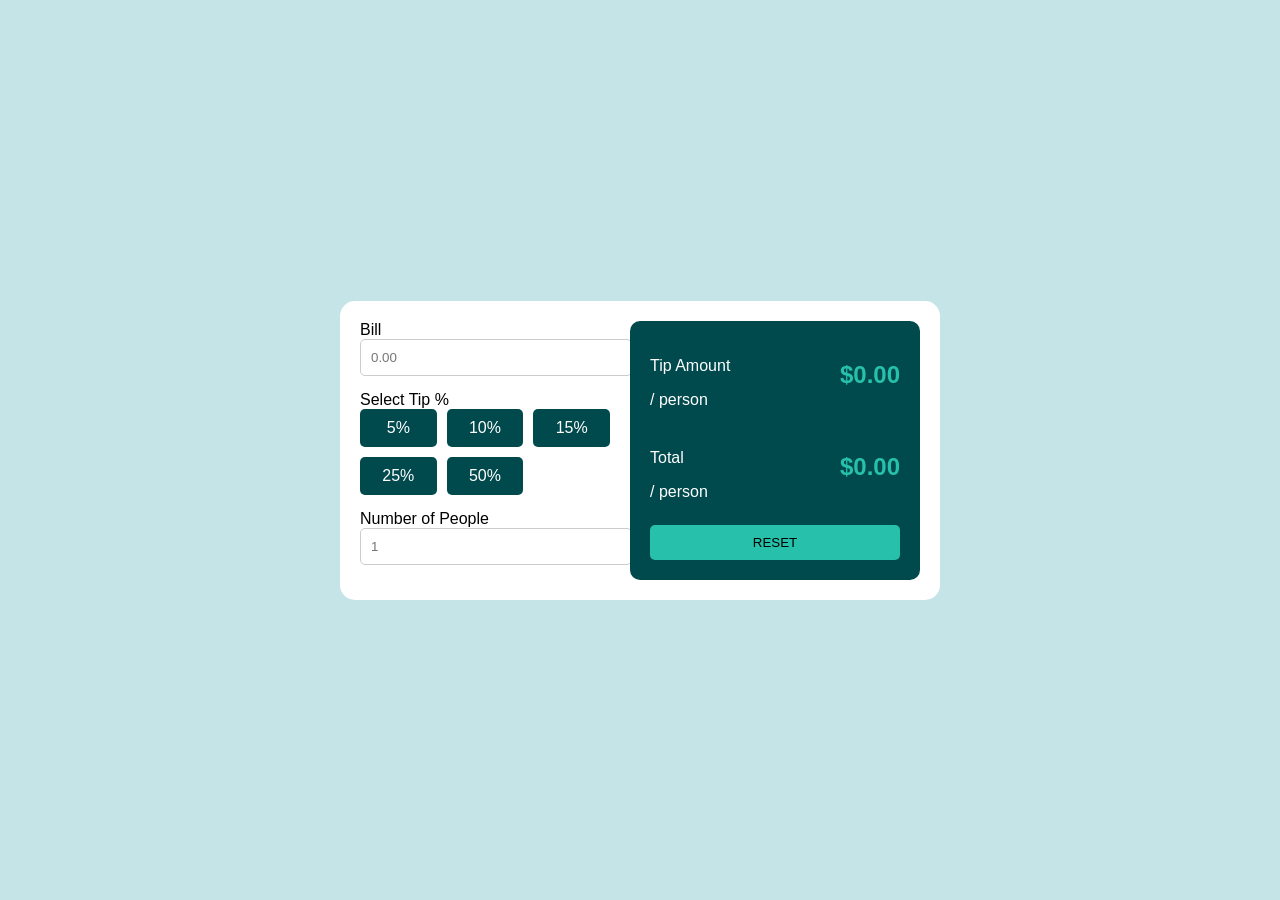
<file: calc/index.html>
<!DOCTYPE html>
<html lang="en">
<head>
  <meta charset="UTF-8">
  <meta name="viewport" content="width=device-width, initial-scale=1.0">
  <title>Tip Calculator</title>
  <link rel="stylesheet" href="style.css">
  <script src="script.js" defer></script>
</head>
<body>

<div class="container">
  <div class="card">

    <!-- LEFT -->
    <div class="left">
      <form id="form">

        <label>Bill</label>
        <input id="bill" type="number" placeholder="0.00">

        <label>Select Tip %</label>
        <div class="tips" id="tips">
          <!-- buttons inserted by JS -->
        </div>

        <label>Number of People</label>
        <input id="people" type="number" placeholder="1">

      </form>
    </div>

    <!-- RIGHT -->
    <div class="right">
      <div class="result">
        <div>
          <p>Tip Amount</p>
          <span>/ person</span>
        </div>
        <h2 id="tipPerPerson">$0.00</h2>
      </div>

      <div class="result">
        <div>
          <p>Total</p>
          <span>/ person</span>
        </div>
        <h2 id="totalPerPerson">$0.00</h2>
      </div>

      <button id="resetBtn">RESET</button>
    </div>

  </div>
</div>

<script src="script.js"></script>
</body>
</html>
</file>
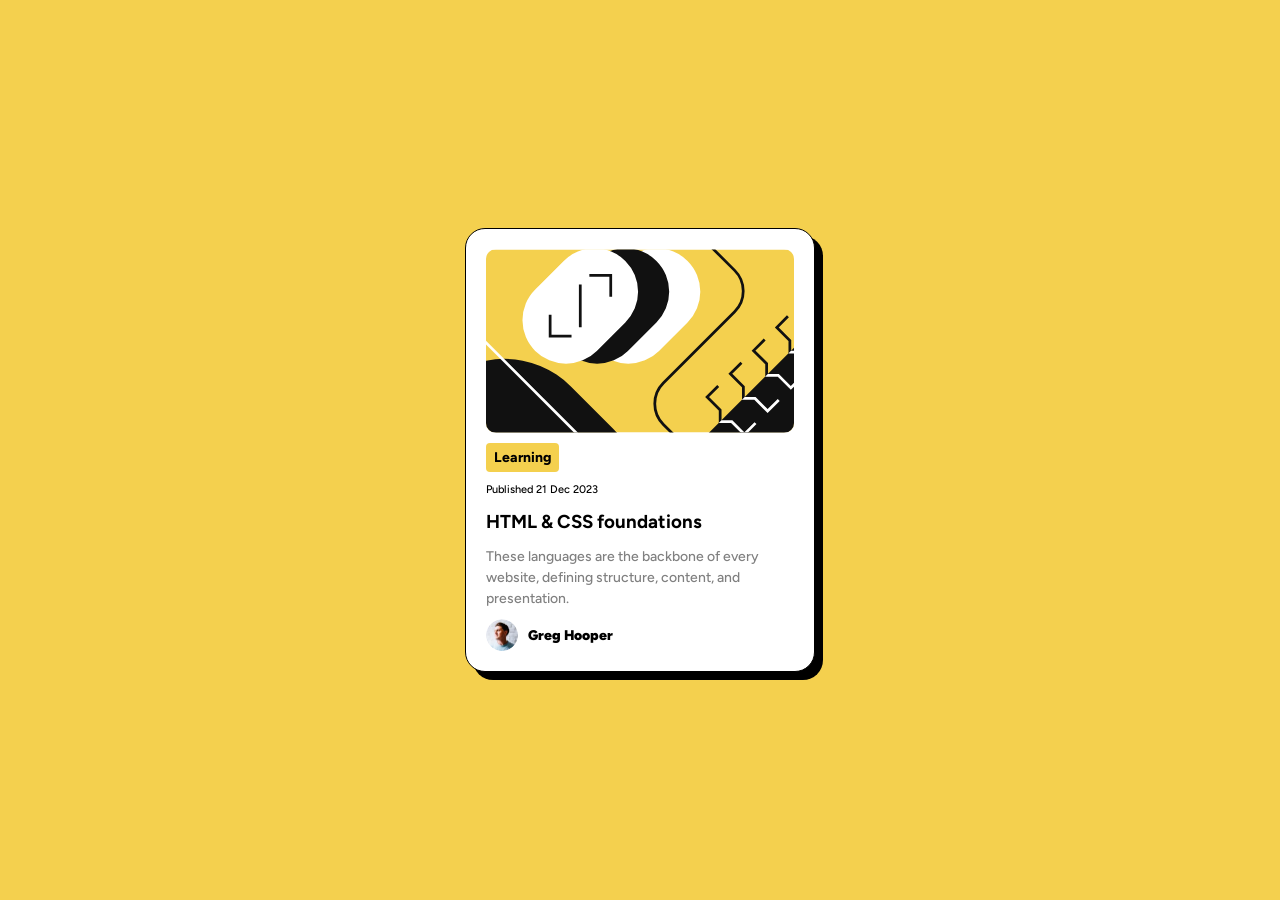
<file: card/index.html>
<!DOCTYPE html>
<html lang="en">
<head>
  <meta charset="UTF-8">
  <meta name="viewport" content="width=device-width, initial-scale=1.0"> <!-- displays site properly based on user's device -->
  <link rel="icon" type="image/png" sizes="32x32" href="./assets/images/favicon-32x32.png">  
  <link href="https://fonts.googleapis.com/css2?family=Figtree:wght@300;400;500;600;700;800;900&display=swap" rel="stylesheet">
  <title>Frontend Mentor | Blog preview card</title>
  <link rel="stylesheet" href="style.css">
</head>
<body>

  <div class="card">
    <img src="./assets/images/illustration-article.svg" alt="image" style="border-radius: 10px; width: 100%;"/>

    <div class="tag">
      Learning
    </div>
   
    <p style="font-size: 11px; font-weight: 500;">Published 21 Dec 2023</p>
   
    <h3>HTML & CSS foundations</h3>
   
    <p style="font-size: 14px; font-weight: 500; color:gray">
      These languages are the backbone of every <br/>
      website, defining structure, content, and <br/>
      presentation.
    </p>
   
    <div style="display: flex; align-items: center; gap: 10px;">
      <img src="./assets/images/image-avatar.webp" alt="profile" width="32" height="32" style="border-radius: 32px;"/>
      <p style="color:black; font-weight: 950; font-size:14px;"> Greg Hooper </p>
    </div>  

  </div>

</body>
</html>
</file>
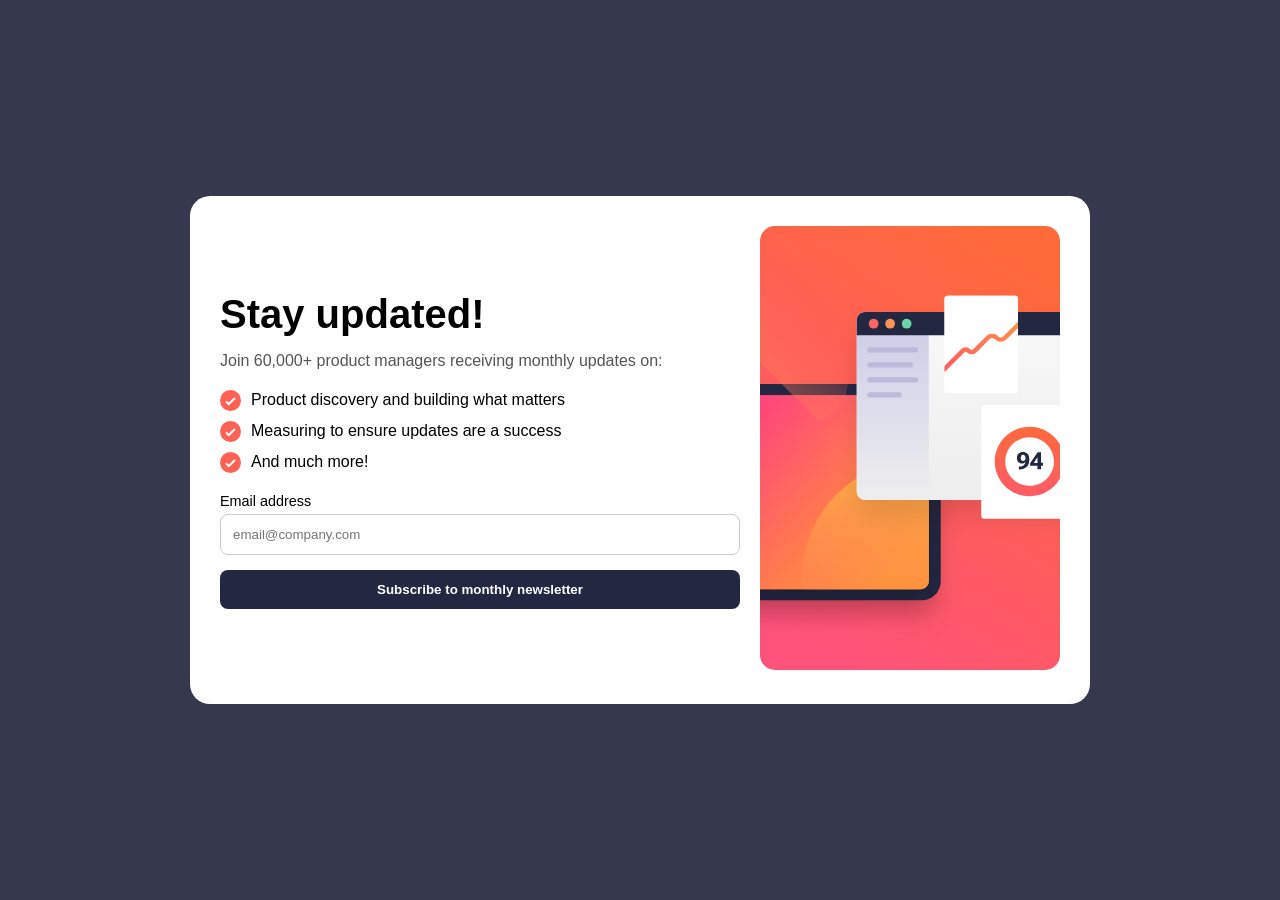
<file: form-js2/index.html>
<!DOCTYPE html>
<html lang="en">
<head>
  <meta charset="UTF-8">
  <meta name="viewport" content="width=device-width, initial-scale=1.0"> 
  <link rel="stylesheet" href="style.css">
  <title>Newsletter</title>
</head>
<body>

  <div class="container">

    <!-- SIGNUP CARD -->
    <div class="card signup-card">

      <div class="left">
        <h1>Stay updated!</h1>

        <p>Join 60,000+ product managers receiving monthly updates on:</p>

        <ul>
          <li><img src="./assets/images/icon-list.svg"> Product discovery and building what matters</li>
          <li><img src="./assets/images/icon-list.svg"> Measuring to ensure updates are a success</li>
          <li><img src="./assets/images/icon-list.svg"> And much more!</li>
        </ul>

        <form id="fr">
          <div class="label-row">
            <label for="email">Email address</label>
            <span class="error">Valid email required</span>
          </div>

          <input type="text" id="email" name="email" placeholder="email@company.com">

          <button type="submit">Subscribe to monthly newsletter</button>
        </form>
      </div>

      <div class="right">
        <img src="./assets/images/illustration-sign-up-desktop.svg">
      </div>

    </div>

    <!-- SUCCESS CARD -->
    <div class="card success-card">
      <img src="./assets/images/icon-success.svg" class="success-icon">

      <h1>Thanks for subscribing!</h1>

      <p>
        A confirmation email has been sent to 
        <b>ash@loremcompany.com</b>. Please open it and click the button 
        inside to confirm your subscription.
      </p>

      <button onclick=back()>Dismiss message</button>
    </div>

  </div>
  <script>
    const form    = document.getElementById('fr')
    const signup  = document.querySelector('.signup-card')
    const success = document.querySelector('.success-card')

    function handleSubmit(e){
      e.preventDefault();
      
      const formData = new FormData(e.target);
      const data = Object.fromEntries(formData);
      console.log(data);
      // not doing error thing here as my repo my wish

      document.querySelector('.signup-card').style.display = 'none';
      document.querySelector('.success-card').style.display = 'flex';
    }

    function back() {
      document.querySelector('.signup-card').style.display = 'flex';
      document.querySelector('.success-card').style.display = 'none';
    }

    form.addEventListener('submit', handleSubmit);
</script>
</body>
</html>
</file>
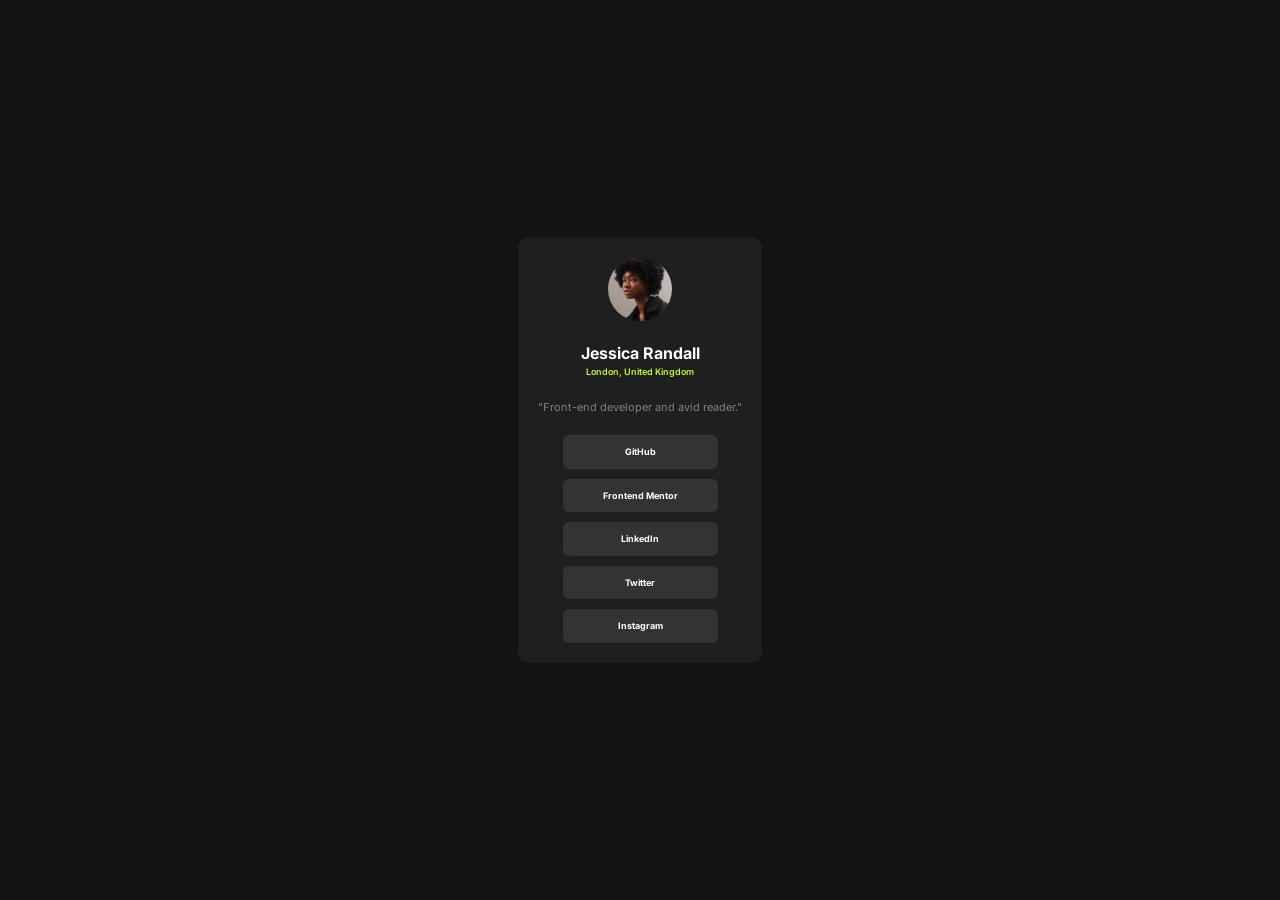
<file: form/index.html>
<!DOCTYPE html>
<html lang="en">
<head>
  <meta charset="UTF-8">
  <meta name="viewport" content="width=device-width, initial-scale=1.0"> <!-- displays site properly based on user's device -->
  <link rel="icon" type="image/png" sizes="32x32" href="./assets/images/favicon-32x32.png">
  <link href="https://fonts.googleapis.com/css2?family=Inter:wght@300;400;500;600;700;800;900&display=swap" rel="stylesheet">  <title>Frontend Mentor | Social links profile</title>
  <link rel="stylesheet" href="style.css">
</head>
<body>
  <div class="card">
    <img src="./assets/images/avatar-jessica.jpeg" alt="image" width="64px" height="64px" style="border-radius:32px;"/>
    
    <div style="display: flex; flex-direction: column; justify-content: center; align-items: center;">
      <p style="font-weight: 700;">Jessica Randall</p>
      <p style="font-size: 9px; color: hsl(75, 94%, 57%); font-weight: 600;">London, United Kingdom</p>
    </div>  
    
    <p style="font-size: 11px; color:hsl(0, 0%, 50%); font-weight: 400;">"Front-end developer and avid reader."</p>

    <div style="font-size: 9px; font-weight:700; display: flex; flex-direction: column; justify-content: center; align-items: center; gap:10px;">
      <div class="button">GitHub</div>
      <div class="button">Frontend Mentor</div>
      <div class="button">LinkedIn</div>
      <div class="button">Twitter</div>
      <div class="button">Instagram</div>
    </div>
  </div>
</body>
</html>
</file>
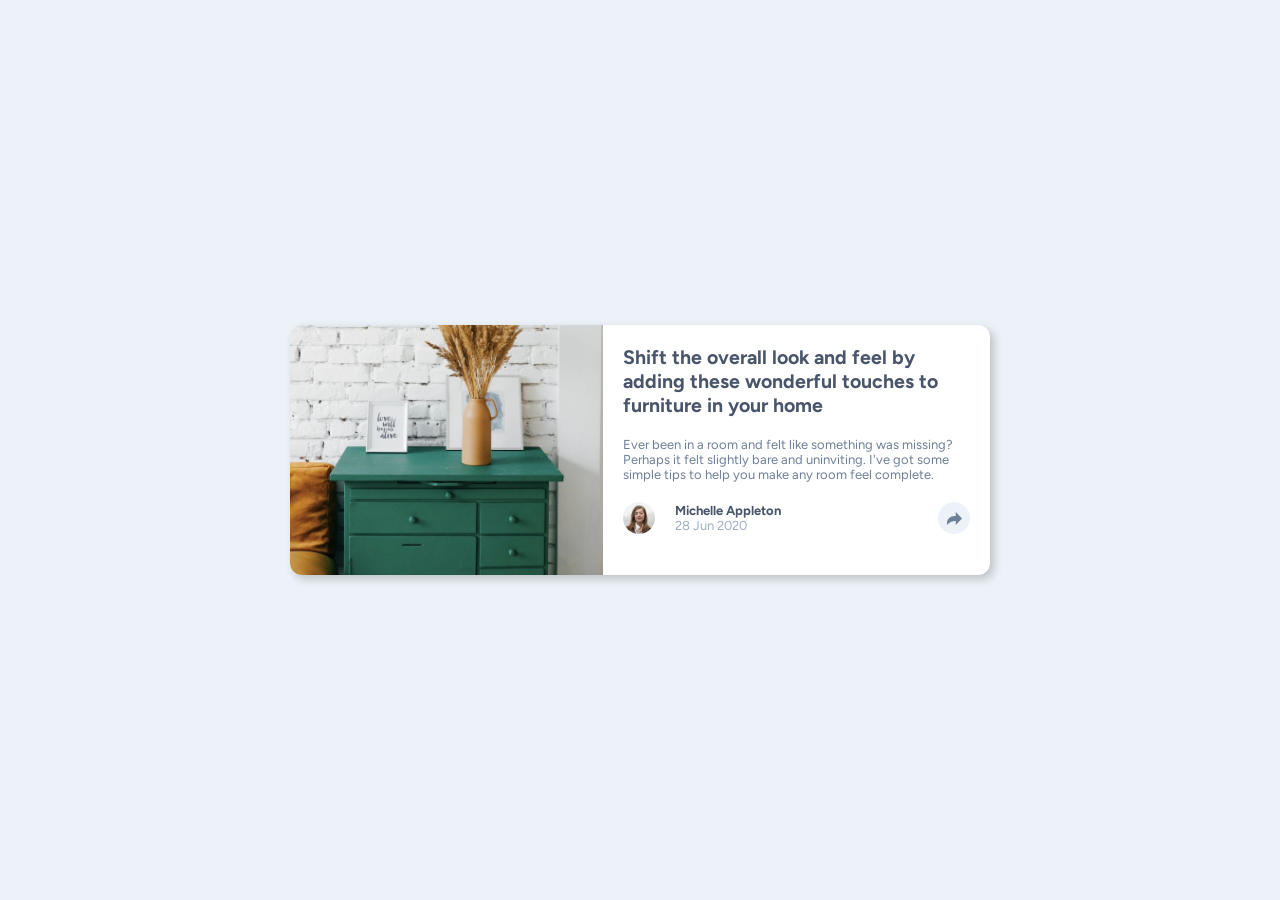
<file: js1/index.html>
<!DOCTYPE html>
<html lang="en">
<head>
  <meta charset="UTF-8">
  <meta name="viewport" content="width=device-width, initial-scale=1.0"> <!-- displays site properly based on user's device -->
  <link rel="icon" type="image/png" sizes="32x32" href="./images/favicon-32x32.png">
  <link href="https://fonts.googleapis.com/css2?family=Figtree:wght@300;400;500;600;700;800;900&display=swap" rel="stylesheet">
  <title>Frontend Mentor | Article preview component</title>
  <link rel="stylesheet" href="style.css"/>
  <script src="script.js" defer></script>
</head>
<body>
  <div class="card">
    <img src="./images/drawers.jpg" alt="image" class="imgx"/>
    
    <div class="content">
      <h2 style="color: hsl(217, 19%, 35%);">Shift the overall look and feel by adding these wonderful 
      touches to furniture in your home</h2>
      
      <p style="color: hsl(214, 17%, 51%); font-weight: 400px;">Ever been in a room and felt like something was missing? Perhaps 
      it felt slightly bare and uninviting. I've got some simple tips 
      to help you make any room feel complete.</p>

      <footer>
        
        <div class="profile">
          <img src="./images/avatar-michelle.jpg" alt="profile" width="32" height="32" style="border-radius:16px;"/>
          <div>
            <p style="color:hsl(217, 19%, 35%); font-weight: 700;">Michelle Appleton</p>
            <p style="color: hsl(212, 23%, 69%);">28 Jun 2020</p>
          </div>
        </div>
        
        <div class="share-container">
          <div class="icon-bg" id="shareButton" style="background-color: hsl(210, 46%, 95%);width: 32px;
            height: 32px;border-radius: 50%;display: flex; align-items: center; justify-content: center;">
            <img src="./images/icon-share.svg" alt="share icon">
          </div>
          
          <div class="share-bubble" id="shareBubble">
            <span>SHARE</span>
            <img src="./images/icon-facebook.svg" alt="facebook">
            <img src="./images/icon-twitter.svg" alt="twitter">
            <img src="./images/icon-pinterest.svg" alt="pinterest">
            <div class="arrow-down"></div>
          </div>
        </div>

      </footer>
    </div>
  </div>
</body>
</html>
</file>
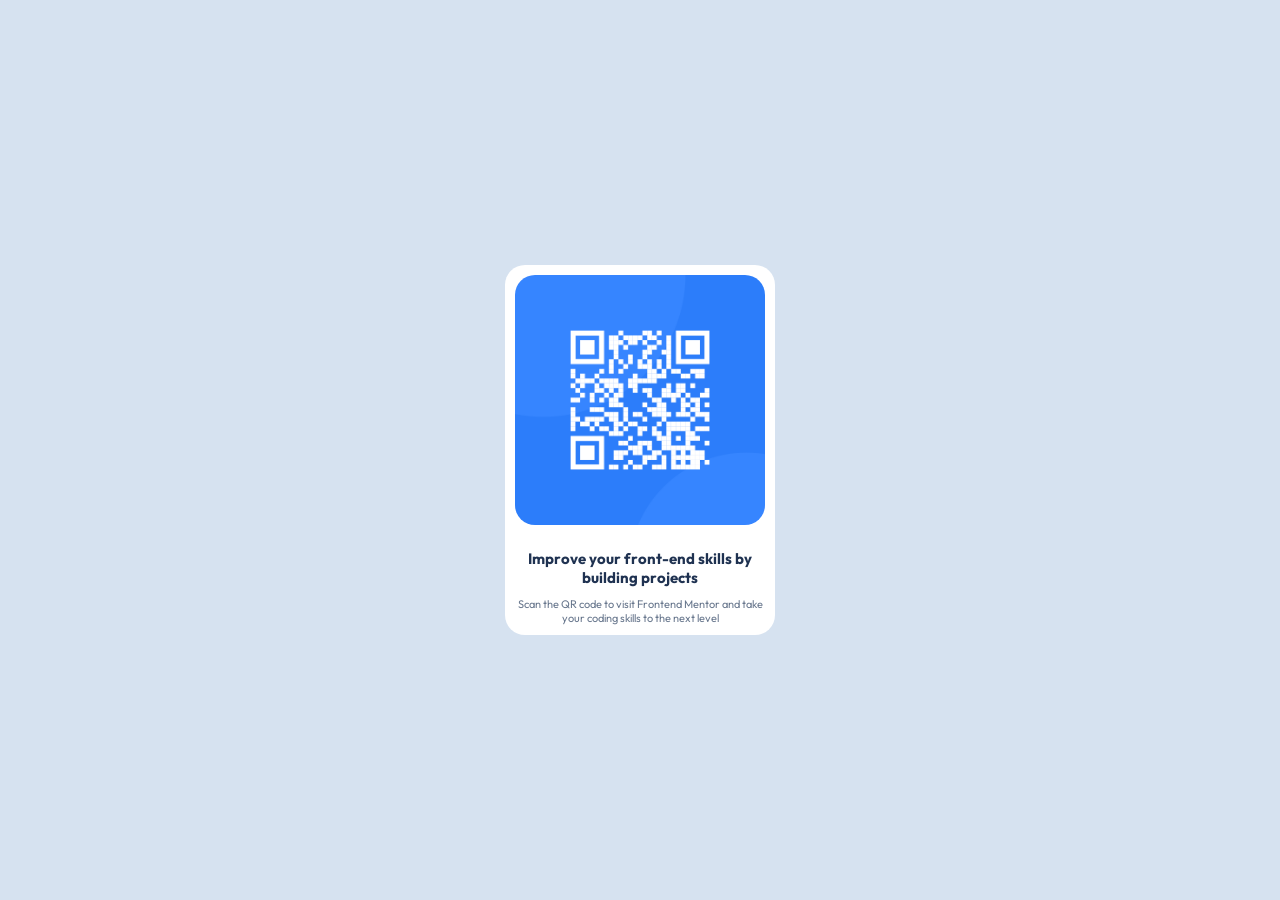
<file: qr/index.html>
<!DOCTYPE html>
<html lang="en">
<head>
  <meta charset="UTF-8">
  <meta name="viewport" content="width=device-width, initial-scale=1.0"> <!-- displays site properly based on user's device -->
  <link rel="icon" type="image/png" sizes="32x32" href="./images/favicon-32x32.png">
  <title>Frontend Mentor | QR code component</title>
  <link rel="preconnect" href="https://fonts.googleapis.com">
  <link rel="preconnect" href="https://fonts.gstatic.com" crossorigin>
  <link href="https://fonts.googleapis.com/css2?family=Outfit:wght@100..900&display=swap" rel="stylesheet">
  <style>
    body {
      font-family: 'Outfit', sans-serif;
      background-color: hsl(212, 45%, 89%);
    }
  </style>
  <!-- Feel free to remove these styles or customise in your own stylesheet 👍 -->
  <style>
    .attribution{ font-size: 15px; 
                  text-align: center; 
                }
    *{
      margin: 0;
      padding: 0;
      box-sizing: border-box;
    }
  </style>
</head>
<body style="display: flex; justify-content:center ; align-items: center; height:100vh">
  <div class="attribution" style="background-color: hsl(0, 0%, 100%); width: 270px; border-radius: 20px; padding:10px">
    <img src="./images/image-qr-code.png" alt="QR" width="250" height="250" style="border-radius: 20px;"/>
    <p style="margin-top: 20px;font-weight: 700; color:hsl(218, 44%, 22%);">Improve your front-end skills by building projects</p>
    <p style="margin-top: 10px;font-weight: 400; font-size: 11px; color:hsl(216, 15%, 48%)">Scan the QR code to visit Frontend Mentor and take your coding skills to the next level</p>
  </div>
</body>
</html>
</file>
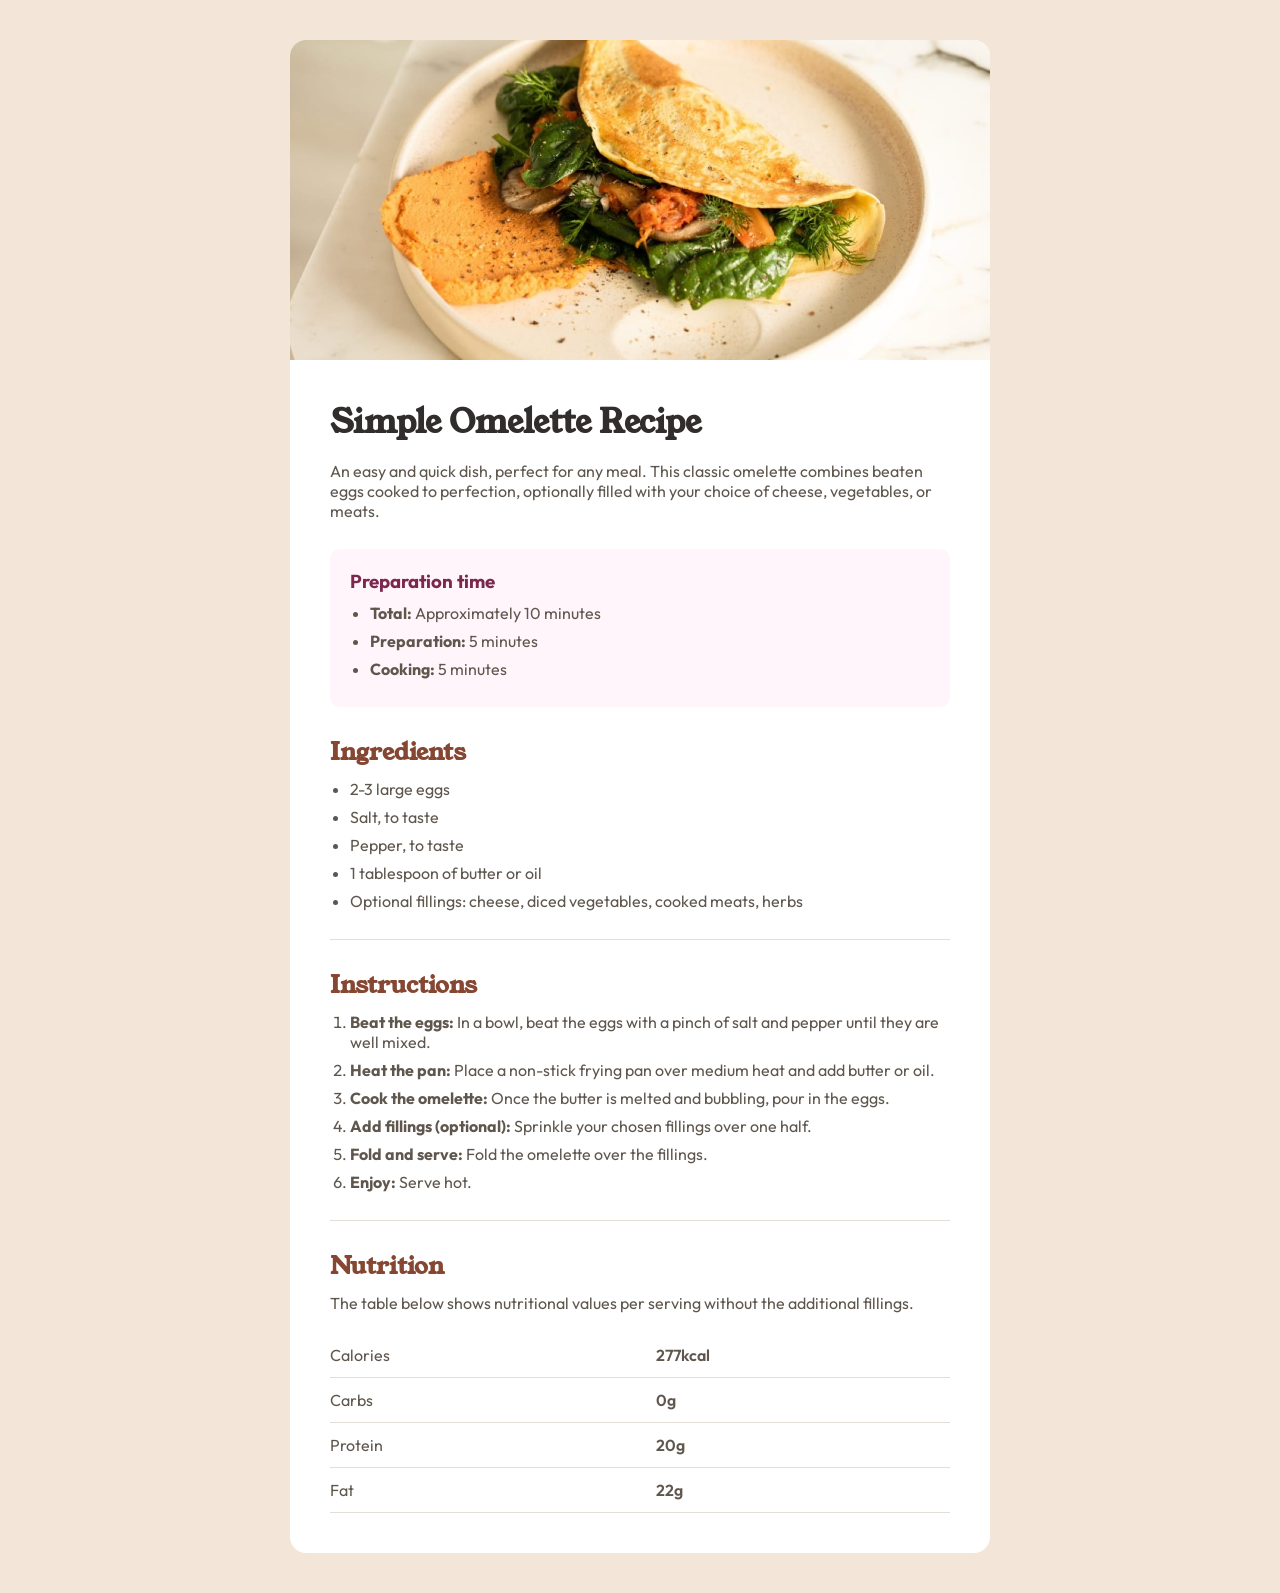
<file: recipe/index.html>
<!DOCTYPE html>
<html lang="en">

<head>
    <meta charset="UTF-8">
    <meta name="viewport" content="width=device-width, initial-scale=1.0">
    <link rel="preconnect" href="https://fonts.googleapis.com">
    <link rel="preconnect" href="https://fonts.gstatic.com" crossorigin>
    <link href="https://fonts.googleapis.com/css2?family=Outfit:wght@400;600;700&family=Young+Serif&display=swap"
        rel="stylesheet">
    <link rel="stylesheet" href="style.css">
    <title>Recipe Page</title>
</head>

<body>
    <div class="card">
        <img src="./assets/images/image-omelette.jpeg" class="recipe-img">
        <div class="content">
            <h1>Simple Omelette Recipe</h1>

            <p class="desc">
                An easy and quick dish, perfect for any meal. This classic omelette combines beaten eggs cooked to
                perfection, optionally filled with your choice of cheese, vegetables, or meats.
            </p>

            <div class="prep">
                <h3>Preparation time</h3>

                <ul>
                    <li><b>Total:</b> Approximately 10 minutes</li>
                    <li><b>Preparation:</b> 5 minutes</li>
                    <li><b>Cooking:</b> 5 minutes</li>
                </ul>
            </div>

            <h2>Ingredients</h2>

            <ul class="ingredients">
                <li>2-3 large eggs</li>
                <li>Salt, to taste</li>
                <li>Pepper, to taste</li>
                <li>1 tablespoon of butter or oil</li>
                <li>Optional fillings: cheese, diced vegetables, cooked meats, herbs</li>
            </ul>

            <hr>

            <h2>Instructions</h2>

            <ol class="instructions">
                <li><b>Beat the eggs:</b> In a bowl, beat the eggs with a pinch of salt and pepper until they are well
                    mixed.</li>
                <li><b>Heat the pan:</b> Place a non-stick frying pan over medium heat and add butter or oil.</li>
                <li><b>Cook the omelette:</b> Once the butter is melted and bubbling, pour in the eggs.</li>
                <li><b>Add fillings (optional):</b> Sprinkle your chosen fillings over one half.</li>
                <li><b>Fold and serve:</b> Fold the omelette over the fillings.</li>
                <li><b>Enjoy:</b> Serve hot.</li>
            </ol>

            <hr>

            <h2>Nutrition</h2>

            <p class="nutrition-desc">
                The table below shows nutritional values per serving without the additional fillings.
            </p>

            <table class="nutrition">

                <tr>
                    <td>Calories</td>
                    <td class="value">277kcal</td>
                </tr>

                <tr>
                    <td>Carbs</td>
                    <td class="value">0g</td>
                </tr>

                <tr>
                    <td>Protein</td>
                    <td class="value">20g</td>
                </tr>

                <tr>
                    <td>Fat</td>
                    <td class="value">22g</td>
                </tr>

            </table>

        </div>
    </div>

</body>

</html>
</file>
<file: calc/style.css>
body {
  margin: 0;
  font-family: sans-serif;
  background: #c5e4e7;
  display: flex;
  justify-content: center;
  align-items: center;
  height: 100vh;
}

.card {
  display: flex;
  background: white;
  padding: 20px;
  border-radius: 15px;
  gap: 20px;
}

.left, .right {
  width: 250px;
}

input {
  width: 100%;
  padding: 10px;
  margin-bottom: 15px;
  border-radius: 5px;
  border: 1px solid #ccc;
}

.tips {
  display: grid;
  grid-template-columns: repeat(3, 1fr);
  gap: 10px;
  margin-bottom: 15px;
}

.tip-btn {
  padding: 10px;
  background: #00494d;
  color: white;
  text-align: center;
  cursor: pointer;
  border-radius: 5px;
}

.tip-btn.active {
  background: #26c0ab;
}

.right {
  background: #00494d;
  color: white;
  border-radius: 10px;
  padding: 20px;
  display: flex;
  flex-direction: column;
  justify-content: space-between;
}

.result {
  display: flex;
  justify-content: space-between;
  align-items: center;
}

h2 {
  color: #26c0ab;
}

button {
  padding: 10px;
  border: none;
  background: #26c0ab;
  cursor: pointer;
  border-radius: 5px;
}
</file>
<file: card/style.css>
*{
    margin: 0;
    padding: 0;
    box-sizing: border-box;
}

body{
    background-color:hsl(47, 88%, 63%);
    font-family: 'Figtree', sans-serif;
    display: flex;
    height: 100vh;
    justify-content: center;
    align-items: center;
    font-size: 16px;
    line-height: 1.5;
}

.card{
    background-color: hsl(0, 0%, 100%);
    display: flex;
    flex-direction: column;
    width:100%;
    max-width: 350px;
    /* align-items: center; */
    justify-content: center;
    padding: 20px;
    gap:10px;
    border-radius: 20px;
    border: 1px solid black;
    box-shadow: 8px 8px 0px black;
}

.tag{
    color:black;
    font-weight: 750;
    text-align: center;
    background-color: hsl(47, 88%, 63%);
    border-radius: 4px;
    font-size:14px;
    padding: 4px 8px 4px 8px; 
    max-width: fit-content;
}

h3{
    cursor: pointer;
    transition: color 0.2s ease;
}

h3:hover{
    color: hsl(47, 88%, 63%);
}
</file>
<file: form-js2/style.css>
* {
  margin: 0;
  padding: 0;
  box-sizing: border-box;
  font-family: sans-serif;
}

body {
  background: #36384e;
  display: flex;
  justify-content: center;
  align-items: center;
  min-height: 100vh;
}

/* CONTAINER */
.container {
  width: 100%;
  max-width: 900px;
}

/* CARD BASE */
.card {
  background: white;
  border-radius: 20px;
  padding: 30px;
  display: flex;
  gap: 20px;
}

/* SIGNUP CARD */
.signup-card {
  align-items: center;
}

/* LEFT SIDE */
.left {
  flex: 1;
}

.left h1 {
  font-size: 2.5rem;
  margin-bottom: 15px;
}

.left p {
  margin-bottom: 20px;
  color: #555;
}

ul {
  list-style: none;
  margin-bottom: 20px;
}

ul li {
  margin-bottom: 10px;
  display: flex;
  align-items: center;
  gap: 10px;
}

/* FORM */
form {
  display: flex;
  flex-direction: column;
}

.label-row {
  display: flex;
  justify-content: space-between;
  font-size: 0.9rem;
  margin-bottom: 5px;
}

.error {
  color: red;
  display: none;
}

input {
  padding: 12px;
  border-radius: 8px;
  border: 1px solid #ccc;
  margin-bottom: 15px;
}

button {
  padding: 12px;
  border: none;
  border-radius: 8px;
  background: #242742;
  color: white;
  cursor: pointer;
  font-weight: bold;
}

button:hover {
  background: #ff6257;
}

/* RIGHT IMAGE */
.right img {
  width: 300px;
  border-radius: 15px;
}

/* SUCCESS CARD */
.success-card {
  flex-direction: column;
  max-width: 400px;
  margin: auto;
  display: none; /* hide initially */
}

.success-card h1 {
  margin: 20px 0;
}

.success-icon {
  width: 50px;
}

/* RESPONSIVE */
@media (max-width: 768px) {
  .card {
    flex-direction: column-reverse;
  }

  .right img {
    width: 100%;
  }
}
</file>
<file: form/style.css>
*{
    margin: 0;
    padding: 0;
    box-sizing: border-box;
}

body{
    height: 100vh;
    font-family: 'Inter', sans-serif;
    background-color: hsl(0, 0%, 8%);
    display: flex;
    justify-content: center;
    align-items: center;
    font-size: 16px;
    line-height: 1.5;
    color:white;
}

.card{
    display: flex;
    flex-direction: column;
    justify-content: center;
    align-items: center;
    gap:20px;
    padding: 20px;
    background-color:  hsl(0, 0%, 12%);
    border-radius: 10px;
}

.button{
    text-align: center;
    background-color: hsl(0, 0%, 20%);
    width: 100%;
    padding: 10px 40px 10px 40px ; 
    border-radius: 6px;
}

.button:hover{
    background-color: hsl(75, 94%, 57%);
    transition: 0.2s ease;
    color:black;
}
</file>
<file: js1/style.css>
*{
    box-sizing: border-box;
    margin: 0;
    padding: 0;
}

body{
    min-height: 100vh;
    background-color:hsl(210, 46%, 95%);
    font-size: 13px;
    font-family:'Figtree', sans-serif;
    display: flex;
    justify-content: center;
    align-items: center;
}

.card{
    max-width: 350px;
    display: flex;
    flex-direction: column;
    justify-content: center;
    overflow: none;
    border-radius: 12px;
    background-color: hsl(0, 0%, 100%);
    box-shadow: 4px 4px 10px rgba(0, 0, 0, 0.2);
}

.content{
    display: flex;
    flex-direction: column;
    padding: 20px;
    gap: 20px; 
}

footer{
    display: flex;
    flex-direction: row;
    align-items: center;
    justify-content: space-between;
}

.profile{
    display: flex;
    flex-direction: row;
    align-items: center;
    gap: 20px; 
}

.imgx { 
    width:100%; 
    height: 200px; 
    border-radius: 12px; 
    border-bottom-left-radius: 0px;
    border-bottom-right-radius: 0px;
}

footer.mobile-active{
  /* display: none; */
  background-color: hsl(217, 19%, 35%);  
}

.share-container {
  position: relative; 
  display: inline-block;
}

.share-bubble{
  display: none;
  position: absolute;
  bottom: 150%; 
  left: 50%;        
  transform: translateX(-50%); 
  background-color: hsl(217, 19%, 35%);
  padding: 18px 30px;
  border-radius: 10px;
  align-items: center;
  gap: 15px;
  white-space: nowrap; 
  box-shadow: 0 10px 20px rgba(0,0,0,0.1);
}

@media (min-width: 768px) {
  
  .card {
    flex-direction: row;
    max-width: 700px;
  }
  
  .imgx {   
    height: 250px;
    border-top-right-radius: 0px;
    border-bottom-left-radius: 12px;
  }

  .share-bubble.active {
    display: flex;
  }

  .share-bubble span {
    color: hsl(212, 23%, 69%);
    letter-spacing: 4px;
    font-size: 12px;
  }

  .arrow-down {
    position: absolute;
    bottom: -10px;
    left: 50%;
    transform: translateX(-50%);
    width: 0; 
    height: 0; 
    border-left: 10px solid transparent;
    border-right: 10px solid transparent;
    border-top: 10px solid hsl(217, 19%, 35%);
  }

}
</file>
<file: recipe/style.css>
*{
margin:0;
padding:0;
box-sizing:border-box;
}

body{
font-family:"Outfit",sans-serif;
background:hsl(30, 54%, 90%);
min-height:100vh;
display:flex;
justify-content:center;
align-items:center;
padding:40px;
}

.card{
background:white;
max-width:700px;
border-radius:16px;
overflow:hidden;
}

.recipe-img{
width:100%;
display:block;
}

.content{
padding:40px;
}

h1{
font-family:"Young Serif",serif;
margin-bottom:16px;
color:hsl(24, 5%, 18%);
}

.desc{
color:hsl(30, 10%, 34%);
margin-bottom:28px;
}

.prep{
background:hsl(330, 100%, 98%);
padding:20px;
border-radius:10px;
margin-bottom:28px;
}

.prep h3{
color:hsl(332, 51%, 32%);
margin-bottom:10px;
}

ul,ol{
padding-left:20px;
}

li{
margin-bottom:8px;
color:hsl(30, 10%, 34%);
}

h2{
font-family:"Young Serif",serif;
color:hsl(14, 45%, 36%);
margin:20px 0 10px;
}

hr{
border:none;
border-top:1px solid hsl(30, 18%, 87%);
margin:28px 0;
}

.nutrition-desc{
margin-bottom:20px;
color:hsl(30, 10%, 34%);
}

.nutrition{
width:100%;
border-collapse:collapse;
}

.nutrition tr{
border-bottom:1px solid hsl(30, 18%, 87%);
}

.nutrition td{
padding:12px 0;
color:hsl(30, 10%, 34%);
}

.value{
color:hsl(14, 45%, 36%);
font-weight:600;
}

@media (max-width: 600px) {
    body {
        padding: 0; 
        background-color: white; 
    }

    .card {
        border-radius: 0;
        max-width: 100%;
    }

    .recipe-img {
        border-radius: 0;
    }

    .content {
        padding: 32px 24px;
    }

    .nutrition {
        width: 100%;
    }
    
    .nutrition td {
        padding: 12px 16px;
    }
}
</file>
